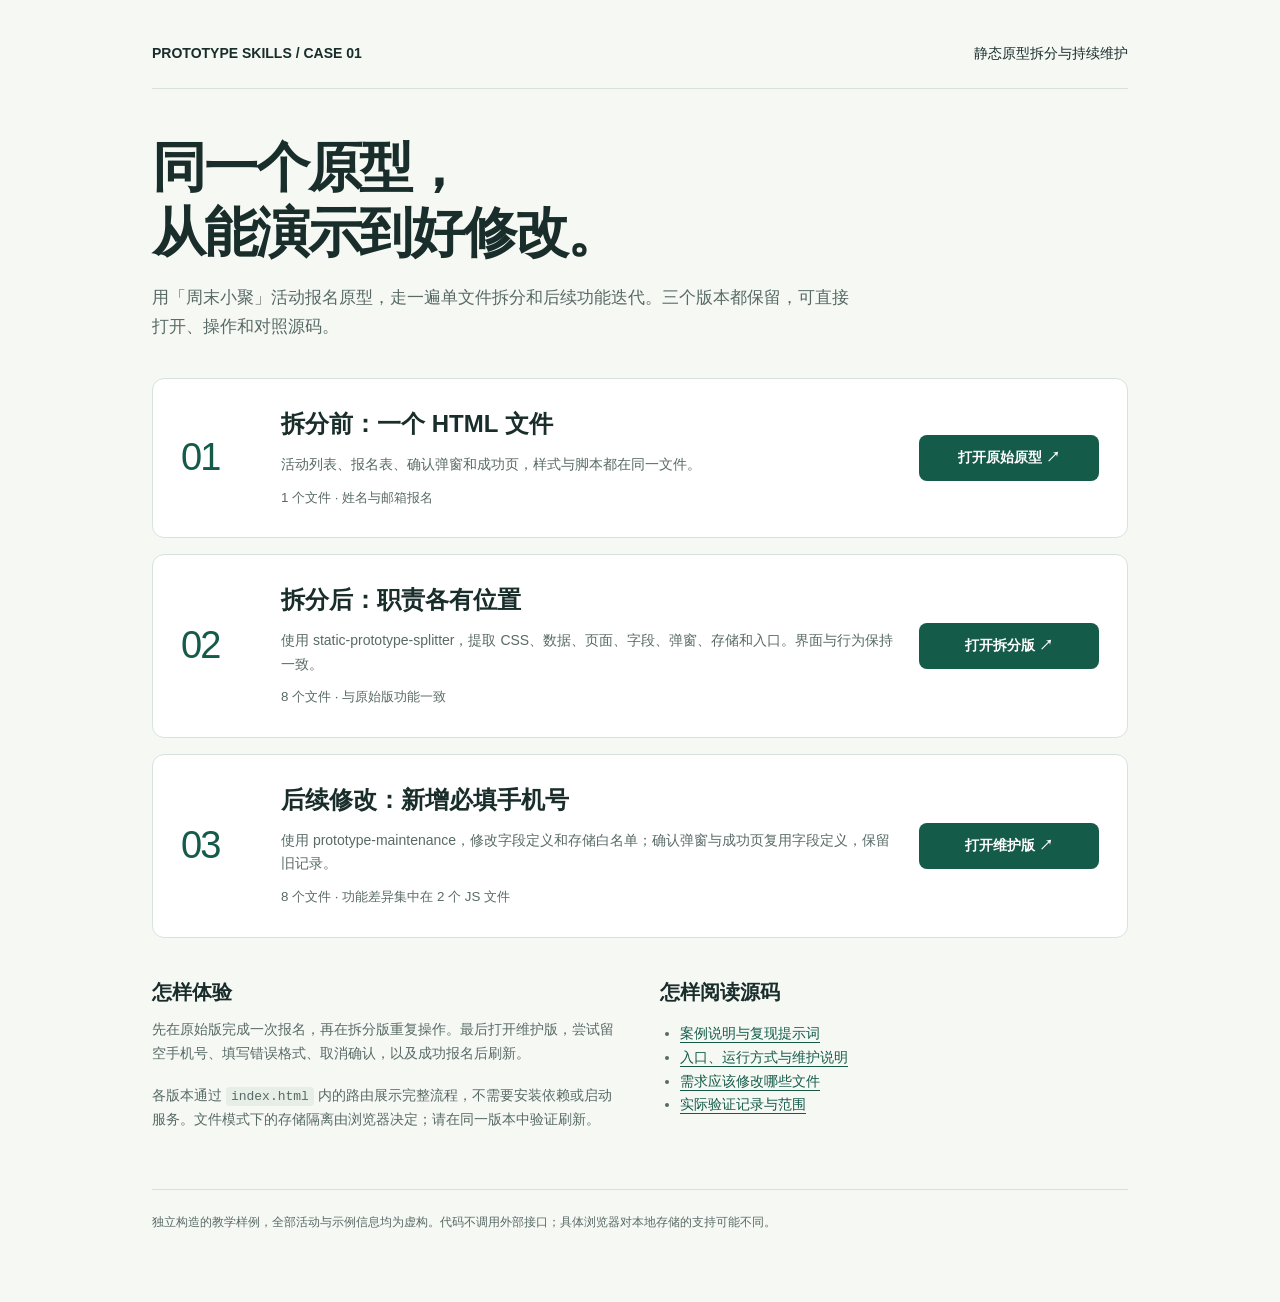
<file: examples/event-registration/index.html>
<!doctype html>
<html lang="zh-CN">
<meta charset="utf-8">
<meta name="viewport" content="width=device-width,initial-scale=1">
<title>活动报名案例 · Prototype Skills</title>
<style>
  :root{font-family:-apple-system,BlinkMacSystemFont,"Segoe UI","PingFang SC",sans-serif;color:#192d2b;background:#f6f8f4;line-height:1.7;color-scheme:light}*{box-sizing:border-box}body{margin:0}main{max-width:1040px;margin:auto;padding:42px 32px 70px}header{display:flex;justify-content:space-between;gap:24px;padding-bottom:22px;border-bottom:1px solid #d8e2dc;font-size:14px}header a{color:inherit}h1{font-size:clamp(34px,5vw,54px);line-height:1.2;letter-spacing:-.04em;margin:46px 0 20px}h2{font-size:24px;line-height:1.4;margin:0 0 12px}p{margin:0 0 18px}.intro{max-width:700px;color:#586a66;font-size:17px}.steps{margin-top:36px;display:grid;gap:16px}.step{display:grid;grid-template-columns:76px minmax(0,1fr) 180px;gap:24px;align-items:center;background:white;border:1px solid #d8e2dc;padding:28px;border-radius:12px}.number{color:#145b4a;font-size:38px;line-height:1.2;letter-spacing:-.05em}.step p{color:#586a66;font-size:14px;margin:0}.step small{display:block;color:#586a66;margin-top:10px}.button{display:inline-flex;min-height:46px;justify-content:center;align-items:center;background:#145b4a;color:white;padding:10px 18px;border-radius:8px;text-decoration:none;font-size:14px;font-weight:650;white-space:nowrap}a{color:#145b4a;text-underline-offset:4px}:focus-visible{outline:3px solid #a87912;outline-offset:4px}.readme{margin-top:40px;display:grid;grid-template-columns:1fr 1fr;gap:40px}.readme h2{font-size:20px}.readme p,.readme li{font-size:14px;color:#586a66}ul{padding-left:20px}code{font-size:13px;overflow-wrap:anywhere;background:#e6eee7;padding:2px 5px;border-radius:4px}footer{margin-top:40px;border-top:1px solid #d8e2dc;padding-top:22px;color:#586a66;font-size:12px}@media(max-width:700px){main{padding:24px 20px 44px}h1{margin-top:34px}.step{grid-template-columns:40px minmax(0,1fr);gap:16px;padding:22px}.step .button{grid-column:2;justify-self:start}.number{font-size:28px}.readme{grid-template-columns:1fr;gap:24px}header{font-size:12px}}
</style>
<main>
  <header><strong>PROTOTYPE SKILLS / CASE 01</strong><span>静态原型拆分与持续维护</span></header>
  <h1>同一个原型，<br>从能演示到好修改。</h1>
  <p class="intro">用「周末小聚」活动报名原型，走一遍单文件拆分和后续功能迭代。三个版本都保留，可直接打开、操作和对照源码。</p>
  <div class="steps">
    <section class="step"><div class="number">01</div><div><h2>拆分前：一个 HTML 文件</h2><p>活动列表、报名表、确认弹窗和成功页，样式与脚本都在同一文件。</p><small>1 个文件 · 姓名与邮箱报名</small></div><a class="button" href="before/index.html">打开原始原型 ↗</a></section>
    <section class="step"><div class="number">02</div><div><h2>拆分后：职责各有位置</h2><p>使用 static-prototype-splitter，提取 CSS、数据、页面、字段、弹窗、存储和入口。界面与行为保持一致。</p><small>8 个文件 · 与原始版功能一致</small></div><a class="button" href="after-split/index.html">打开拆分版 ↗</a></section>
    <section class="step"><div class="number">03</div><div><h2>后续修改：新增必填手机号</h2><p>使用 prototype-maintenance，修改字段定义和存储白名单；确认弹窗与成功页复用字段定义，保留旧记录。</p><small>8 个文件 · 功能差异集中在 2 个 JS 文件</small></div><a class="button" href="after-change/index.html#register/prototype-workshop">打开维护版 ↗</a></section>
  </div>
  <div class="readme">
    <section><h2>怎样体验</h2><p>先在原始版完成一次报名，再在拆分版重复操作。最后打开维护版，尝试留空手机号、填写错误格式、取消确认，以及成功报名后刷新。</p><p>各版本通过 <code>index.html</code> 内的路由展示完整流程，不需要安装依赖或启动服务。文件模式下的存储隔离由浏览器决定；请在同一版本中验证刷新。</p></section>
    <section><h2>怎样阅读源码</h2><ul><li><a href="CASE-STUDY_20261109-184615.md">案例说明与复现提示词</a></li><li><a href="README-prototype_20261109-184615.md">入口、运行方式与维护说明</a></li><li><a href="CHANGE-MAP_20261109-184615.md">需求应该修改哪些文件</a></li><li><a href="VALIDATION_20261109-184615.md">实际验证记录与范围</a></li></ul></section>
  </div>
  <footer>独立构造的教学样例，全部活动与示例信息均为虚构。代码不调用外部接口；具体浏览器对本地存储的支持可能不同。</footer>
</main>
</html>
</file>
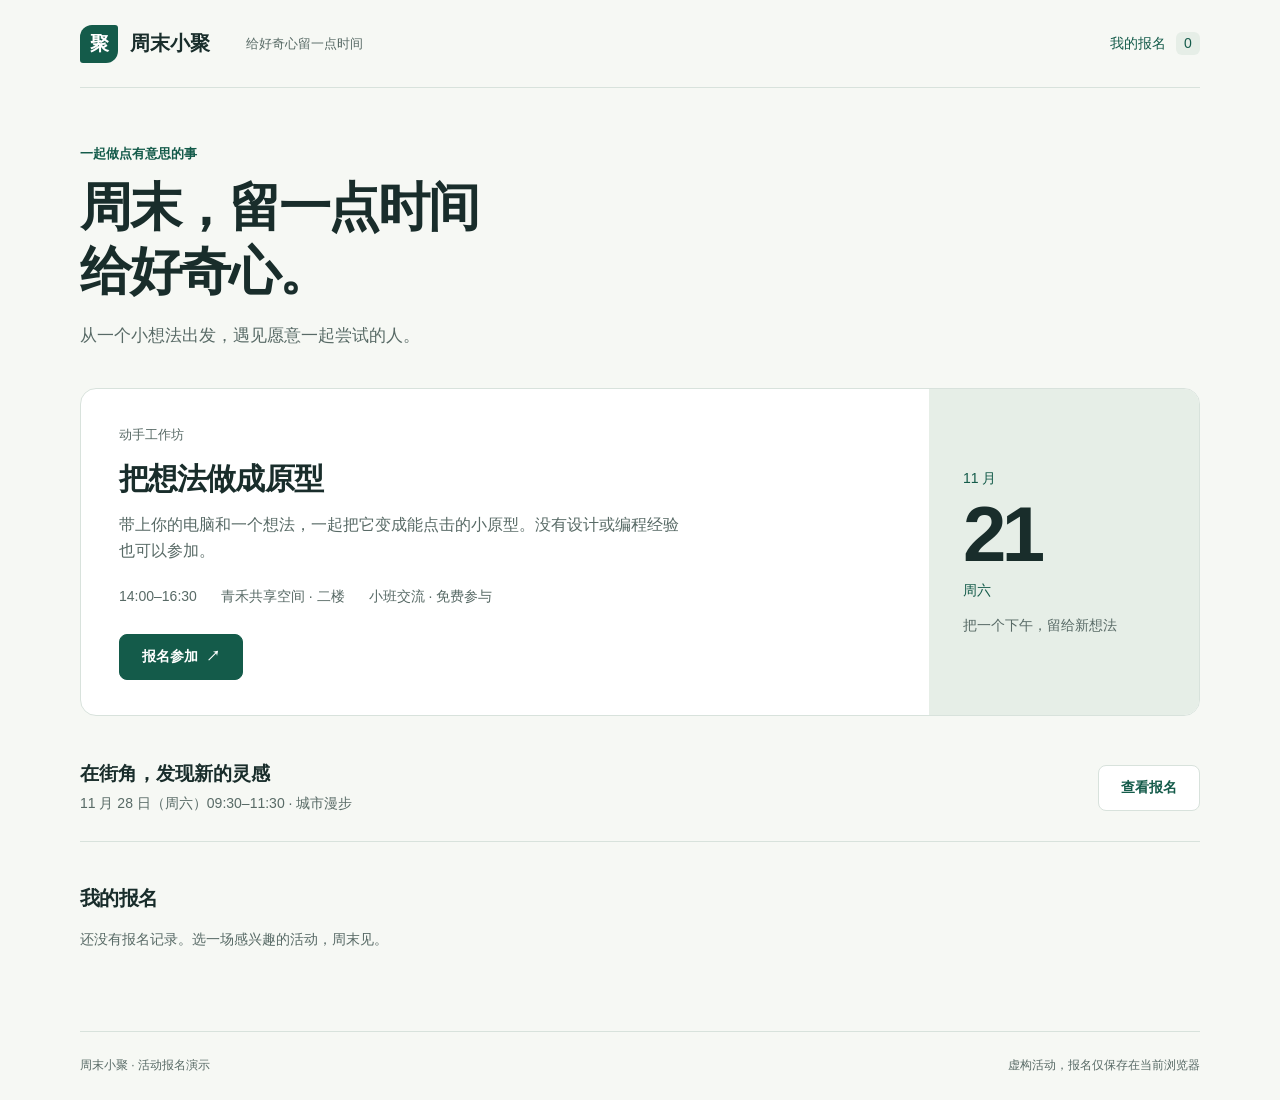
<file: examples/event-registration/after-change/index.html>
<!doctype html>
<html lang="zh-CN">
<head>
  <meta charset="utf-8">
  <meta name="viewport" content="width=device-width,initial-scale=1">
  <meta name="color-scheme" content="light">
  <title>周末小聚 · 活动报名</title>
  <link rel="stylesheet" href="assets/styles.css">
</head>
<body>
  <a class="skip" href="#main">跳到内容</a>
  <header class="site-header">
    <a class="brand" href="#events" aria-label="周末小聚，返回活动列表"><span class="brand-mark" aria-hidden="true">聚</span>周末小聚</a>
    <span class="header-note">给好奇心留一点时间</span>
    <a class="nav-link" href="#bookings">我的报名 <span id="booking-count">0</span></a>
  </header>
  <main id="main" tabindex="-1"></main>
  <footer class="site-footer"><span>周末小聚 · 活动报名演示</span><span>虚构活动，报名仅保存在当前浏览器</span></footer>
  <dialog id="confirmation" aria-labelledby="dialog-title" aria-describedby="dialog-description">
    <div class="dialog-content">
      <p class="eyebrow">最后确认一下</p>
      <h2 id="dialog-title">报名信息准备好了吗？</h2>
      <p id="dialog-description">确认后会在当前浏览器保存一条演示报名记录。</p>
      <div id="confirmation-details"></div>
      <p id="dialog-error" class="error" role="alert"></p>
      <div class="button-row"><button id="cancel-confirmation" class="button secondary" type="button">再检查一下</button><button id="save-registration" class="button" type="button">确认报名</button></div>
    </div>
  </dialog>
  <script src="assets/js/data.js"></script>
  <script src="assets/js/fields.js"></script>
  <script src="assets/js/store.js"></script>
  <script src="assets/js/pages.js"></script>
  <script src="assets/js/dialog.js"></script>
  <script src="assets/js/app.js"></script>
</body>
</html>
</file>
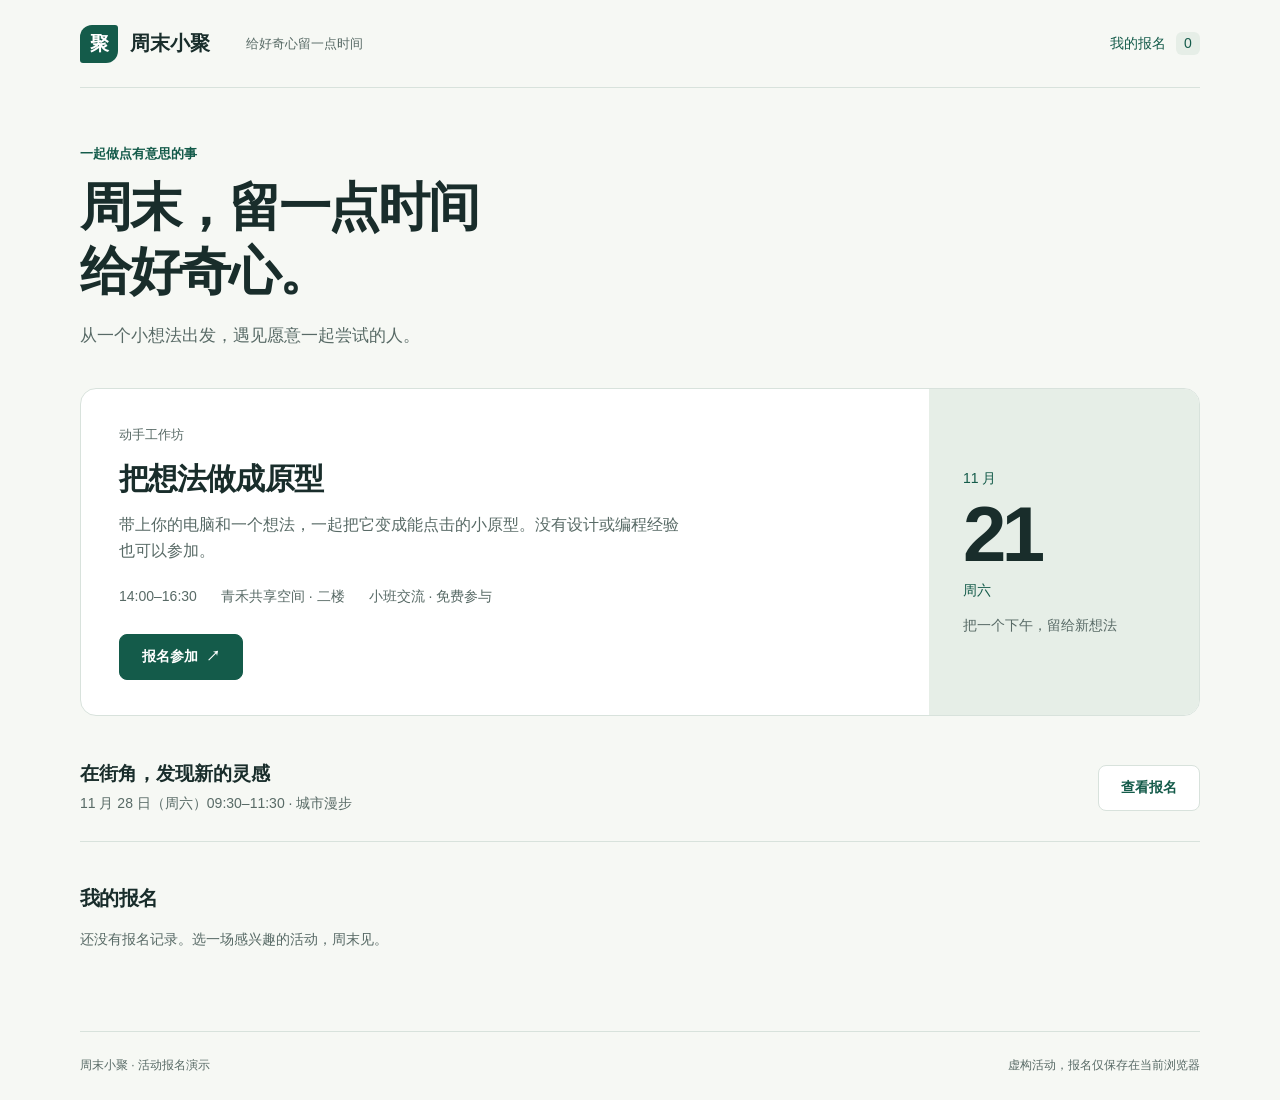
<file: examples/event-registration/before/index.html>
<!doctype html>
<html lang="zh-CN">
<head>
  <meta charset="utf-8">
  <meta name="viewport" content="width=device-width,initial-scale=1">
  <meta name="color-scheme" content="light">
  <title>周末小聚 · 活动报名</title>
  <style>
:root {
  color-scheme: light;
  --ink: #192d2b;
  --muted: #586a66;
  --accent: #145b4a;
  --line: #d8e2dc;
  --paper: #f6f8f4;
  --soft: #e6eee7;
  --error: #a12e28;
  font-family: -apple-system, BlinkMacSystemFont, "Segoe UI", "PingFang SC", "Microsoft YaHei", sans-serif;
  font-size: 16px;
  line-height: 1.65;
  color: var(--ink);
  background: var(--paper);
}
* { box-sizing: border-box; }
body { margin: 0; min-height: 100dvh; }
a { color: var(--accent); text-decoration-thickness: 1px; text-underline-offset: 5px; }
button, input { font: inherit; }
button, a, input { -webkit-tap-highlight-color: transparent; }
button { cursor: pointer; }
button:disabled { cursor: wait; opacity: .65; }
:focus-visible { outline: 3px solid #a87912; outline-offset: 4px; }
.skip { position: absolute; left: 20px; top: -80px; z-index: 5; padding: 10px 16px; background: white; }
.skip:focus { top: 10px; }
.site-header, main, .site-footer { width: min(1120px, calc(100% - 80px)); margin-inline: auto; }
.site-header { height: 88px; display: flex; align-items: center; gap: 36px; border-bottom: 1px solid var(--line); }
.brand { display: inline-flex; align-items: center; gap: 12px; color: var(--ink); text-decoration: none; font-size: 20px; font-weight: 750; white-space: nowrap; }
.brand-mark { display: grid; place-items: center; width: 38px; height: 38px; background: var(--accent); color: white; border-radius: 12px 3px 12px 3px; font-size: 19px; }
.header-note { font-size: 13px; color: var(--muted); }
.nav-link { margin-left: auto; font-size: 14px; text-decoration: none; white-space: nowrap; }
#booking-count { display: inline-block; margin-left: 6px; min-width: 24px; text-align: center; background: var(--soft); border-radius: 6px; }
main { min-height: calc(100dvh - 180px); padding-block: 55px 64px; }
main:focus { outline: none; }
.eyebrow { margin: 0 0 12px; color: var(--accent); font-size: 13px; font-weight: 650; }
h1, h2, h3, p { overflow-wrap: anywhere; }
h1 { margin: 0 0 18px; font-size: clamp(32px, 4.3vw, 52px); line-height: 1.23; letter-spacing: -.045em; font-weight: 750; }
h2 { margin: 0 0 16px; font-size: 25px; line-height: 1.4; letter-spacing: -.03em; }
h3 { margin: 0 0 10px; font-size: 21px; line-height: 1.45; }
p { margin: 0 0 16px; }
.intro { max-width: 620px; margin-bottom: 38px; }
.intro p:last-child { color: var(--muted); font-size: 17px; }
.featured { display: grid; grid-template-columns: minmax(0, 1fr) 270px; background: white; border: 1px solid var(--line); border-radius: 16px; overflow: hidden; }
.event-copy { padding: 35px 38px; }
.event-type { margin: 0 0 12px; font-size: 13px; color: var(--muted); }
.event-copy h2 { font-size: 30px; margin-bottom: 12px; }
.event-copy > p { max-width: 560px; color: var(--muted); }
.facts { display: flex; flex-wrap: wrap; gap: 8px 24px; margin: 20px 0 26px; padding: 0; list-style: none; color: var(--muted); font-size: 14px; }
.date-panel { padding: 34px; background: var(--soft); display: flex; flex-direction: column; justify-content: center; align-items: flex-start; }
.date-panel span { color: var(--accent); font-size: 14px; }
.date-panel strong { font-size: 78px; font-weight: 550; line-height: 1.15; letter-spacing: -.06em; }
.date-panel p { margin: 12px 0 0; color: var(--muted); font-size: 14px; }
.button { display: inline-flex; align-items: center; justify-content: center; gap: 8px; min-height: 46px; padding: 10px 22px; border: 1px solid var(--accent); border-radius: 8px; background: var(--accent); color: white; text-decoration: none; font-weight: 650; font-size: 14px; white-space: nowrap; transition: background .15s; }
.button:hover { background: #0b4436; }
.button.secondary { background: white; color: var(--accent); border-color: var(--line); }
.button.secondary:hover { background: var(--soft); }
.next-event { display: flex; align-items: center; justify-content: space-between; gap: 24px; margin-top: 18px; padding: 26px 0; border-bottom: 1px solid var(--line); }
.next-event h3 { margin-bottom: 5px; font-size: 19px; }
.next-event p { margin: 0; color: var(--muted); font-size: 14px; }
.bookings { margin-top: 42px; scroll-margin-top: 24px; }
.bookings h2 { font-size: 20px; }
.empty-note { color: var(--muted); font-size: 14px; }
.booking-list { list-style: none; margin: 0; padding: 0; display: grid; gap: 10px; }
.booking-item { display: flex; align-items: center; justify-content: space-between; gap: 20px; background: white; border: 1px solid var(--line); border-radius: 8px; padding: 16px 20px; }
.booking-item span { display: block; font-size: 13px; color: var(--muted); }
.booking-item a { flex-shrink: 0; font-size: 14px; }
.breadcrumb { display: inline-block; margin-bottom: 26px; font-size: 14px; }
.form-layout { display: grid; grid-template-columns: minmax(0, 1fr) 320px; gap: 60px; align-items: start; }
.form-layout h1, .success h1 { font-size: 36px; }
.lede { color: var(--muted); margin-bottom: 30px; }
form { max-width: 620px; }
.field { margin-bottom: 24px; }
label { display: block; margin-bottom: 8px; font-size: 14px; font-weight: 650; }
label span { font-weight: 400; color: var(--muted); margin-left: 6px; }
input { width: 100%; min-height: 48px; background: white; color: var(--ink); border: 1px solid #7c9087; border-radius: 8px; padding: 10px 14px; }
input::placeholder { color: #697773; opacity: 1; }
input[aria-invalid="true"] { border-color: var(--error); }
.hint { margin: 7px 0 0; font-size: 13px; color: var(--muted); }
.error { color: var(--error); font-size: 14px; margin: 7px 0 0; }
.notice { padding: 14px 18px; margin-bottom: 24px; border: 1px solid #d7b5b2; border-radius: 8px; background: #fff4f2; color: var(--error); }
.button-row { display: flex; flex-wrap: wrap; align-items: center; gap: 12px; margin-top: 28px; }
.summary { background: var(--soft); border-radius: 12px; padding: 28px; }
.summary h2 { font-size: 20px; }
.summary p { color: var(--muted); font-size: 14px; }
.summary p:last-child { margin-bottom: 0; }
.summary hr { border: 0; border-top: 1px solid #c9d6cc; margin: 23px 0; }
.summary .summary-date { color: var(--accent); font-weight: 650; }
.site-footer { padding-block: 24px; display: flex; justify-content: space-between; gap: 16px; border-top: 1px solid var(--line); color: var(--muted); font-size: 12px; }
dialog { width: min(480px, calc(100% - 32px)); padding: 0; border: 1px solid var(--line); border-radius: 16px; color: var(--ink); background: white; box-shadow: 0 24px 80px #192d2b26; }
dialog::backdrop { background: #122c2580; }
.dialog-content { padding: 30px; }
.dialog-content h2 { font-size: 23px; }
.dialog-content > p:not(.eyebrow):not(.error) { color: var(--muted); font-size: 14px; }
.details { margin: 24px 0; }
.details div { display: grid; grid-template-columns: 85px minmax(0, 1fr); gap: 16px; padding: 10px 0; border-bottom: 1px solid var(--line); }
.details dt { color: var(--muted); font-size: 14px; }
.details dd { margin: 0; word-break: break-word; font-size: 14px; }
.success { max-width: 640px; margin: 5px auto 0; }
.success-symbol { display: grid; place-items: center; width: 60px; height: 60px; border: 1px solid #b3cbbd; border-radius: 50%; background: var(--soft); color: var(--accent); font-size: 28px; margin-bottom: 26px; }
.success-card { margin-top: 28px; background: white; padding: 12px 28px; border: 1px solid var(--line); border-radius: 12px; }
.success-card h2 { margin-top: 18px; font-size: 21px; }
.success-card .details { margin-top: 12px; }
@media (max-width: 760px) {
  .site-header, main, .site-footer { width: calc(100% - 40px); }
  .site-header { height: 76px; gap: 16px; }
  .header-note { display: none; }
  .brand { font-size: 18px; gap: 9px; }
  .brand-mark { width: 34px; height: 34px; }
  main { padding-block: 32px 40px; }
  h1 { font-size: 34px; }
  .intro { margin-bottom: 26px; }
  .intro p:last-child { font-size: 15px; }
  .featured { grid-template-columns: minmax(0, 1fr); }
  .event-copy { padding: 26px 24px; }
  .event-copy h2 { font-size: 25px; }
  .date-panel { flex-direction: row; justify-content: flex-start; align-items: baseline; gap: 10px; padding: 18px 24px; }
  .date-panel strong { font-size: 36px; }
  .date-panel p { margin: 0 0 0 auto; font-size: 12px; }
  .next-event { gap: 16px; align-items: flex-start; }
  .next-event .button { padding-inline: 15px; }
  .form-layout { grid-template-columns: minmax(0, 1fr); gap: 32px; }
  .form-layout h1, .success h1 { font-size: 30px; }
  .summary { padding: 22px; }
  .site-footer { flex-direction: column; gap: 5px; }
  .dialog-content { padding: 24px; }
  .dialog-content .button-row > button { flex: 1; padding-inline: 12px; }
  .success-card { padding-inline: 20px; }
  .booking-item { padding: 14px; gap: 10px; }
}
@media (prefers-reduced-motion: reduce) { * { transition: none !important; scroll-behavior: auto !important; } }
</style>
</head>
<body>
  <a class="skip" href="#main">跳到内容</a>
  <header class="site-header">
    <a class="brand" href="#events" aria-label="周末小聚，返回活动列表"><span class="brand-mark" aria-hidden="true">聚</span>周末小聚</a>
    <span class="header-note">给好奇心留一点时间</span>
    <a class="nav-link" href="#bookings">我的报名 <span id="booking-count">0</span></a>
  </header>
  <main id="main" tabindex="-1"></main>
  <footer class="site-footer"><span>周末小聚 · 活动报名演示</span><span>虚构活动，报名仅保存在当前浏览器</span></footer>
  <dialog id="confirmation" aria-labelledby="dialog-title" aria-describedby="dialog-description">
    <div class="dialog-content">
      <p class="eyebrow">最后确认一下</p>
      <h2 id="dialog-title">报名信息准备好了吗？</h2>
      <p id="dialog-description">确认后会在当前浏览器保存一条演示报名记录。</p>
      <div id="confirmation-details"></div>
      <p id="dialog-error" class="error" role="alert"></p>
      <div class="button-row"><button id="cancel-confirmation" class="button secondary" type="button">再检查一下</button><button id="save-registration" class="button" type="button">确认报名</button></div>
    </div>
  </dialog>
  <script>
/* Source section: assets/js/data.js */
(function (D) {
  'use strict';
  D.events = [
    { id: 'prototype-workshop', title: '把想法做成原型', category: '动手工作坊', month: '11 月', day: '21', weekday: '周六', time: '14:00–16:30', location: '青禾共享空间 · 二楼', note: '带上你的电脑和一个想法，一起把它变成能点击的小原型。没有设计或编程经验也可以参加。', capacity: '小班交流 · 免费参与' },
    { id: 'city-walk', title: '在街角，发现新的灵感', category: '城市漫步', month: '11 月', day: '28', weekday: '周六', time: '09:30–11:30', location: '青禾书店门口集合', note: '用两小时走一条熟悉又陌生的路线，聊聊日常生活里的设计。', capacity: '轻松步行 · 免费参与' }
  ];
  D.findEvent = function (id) { return D.events.find(function (event) { return event.id === id; }); };
})(window.WeekendDemo = window.WeekendDemo || {});

/* Source section: assets/js/fields.js */
(function (D) {
  'use strict';
  D.escape = function (value) {
    return String(value == null ? '' : value).replace(/[&<>"']/g, function (character) {
      return { '&': '&amp;', '<': '&lt;', '>': '&gt;', '"': '&quot;', "'": '&#39;' }[character];
    });
  };
  D.fields = [
    { name: 'name', label: '怎么称呼你', type: 'text', autocomplete: 'name', placeholder: '填写姓名或昵称', maxLength: 40, hint: '方便活动当天互相认识。', validate: function (value) { return value.trim() ? '' : '请填写姓名或昵称。'; } },
    { name: 'email', label: '联系邮箱', type: 'email', autocomplete: 'email', placeholder: '例如 demo@example.com', maxLength: 120, hint: '本演示不会发送邮件。', validate: function (value) { return /^[^\s@]+@[^\s@]+\.[^\s@]+$/.test(value.trim()) ? '' : '请填写完整的邮箱地址，例如 demo@example.com。'; } }
  ];
  D.validate = function (values) {
    var errors = {};
    D.fields.forEach(function (field) {
      var value = String(values[field.name] || '');
      var error = value.length > field.maxLength ? '内容有点长，请缩短后重试。' : field.validate(value);
      if (error) errors[field.name] = error;
    });
    return errors;
  };
  D.renderFields = function (values, errors) {
    return D.fields.map(function (field) {
      var error = errors[field.name];
      return '<div class="field"><label for="field-' + field.name + '">' + D.escape(field.label) + '<span>必填</span></label>' +
        '<input id="field-' + field.name + '" name="' + field.name + '" type="' + field.type + '" autocomplete="' + field.autocomplete + '" placeholder="' + D.escape(field.placeholder) + '" maxlength="' + field.maxLength + '" required aria-invalid="' + Boolean(error) + '" aria-describedby="hint-' + field.name + (error ? ' error-' + field.name : '') + '" value="' + D.escape(values[field.name] || '') + '">' +
        '<p class="hint" id="hint-' + field.name + '">' + D.escape(field.hint) + '</p>' +
        (error ? '<p class="error" id="error-' + field.name + '" role="alert">' + D.escape(error) + '</p>' : '') + '</div>';
    }).join('');
  };
  D.details = function (values) {
    return '<dl class="details">' + D.fields.map(function (field) {
      return '<div><dt>' + D.escape(field.label) + '</dt><dd>' + D.escape(values[field.name] || '未填写（旧记录）') + '</dd></div>';
    }).join('') + '</dl>';
  };
})(window.WeekendDemo = window.WeekendDemo || {});

/* Source section: assets/js/store.js */
(function (D) {
  'use strict';
  D.storageKey = 'prototype-skills:event-registration:v1';
  D.createStore = function (storage) {
    function read() {
      var raw;
      try { raw = storage.getItem(D.storageKey); } catch (error) { throw new Error('当前浏览器暂时无法读取报名记录，请允许本地存储后重试。'); }
      if (raw === null) return [];
      var records;
      try { records = JSON.parse(raw); } catch (error) { throw new Error('报名记录暂时无法读取，请保留已有数据并稍后重试。'); }
      if (!Array.isArray(records) || records.some(function (row) { return !row || typeof row !== 'object' || typeof row.id !== 'string' || typeof row.eventId !== 'string'; })) {
        throw new Error('报名记录格式暂不兼容，请保留已有数据并稍后重试。');
      }
      return records;
    }
    return {
      all: read,
      find: function (id) { return read().find(function (record) { return record.id === id; }); },
      save: function (input) {
        var records = read();
        var existing = records.find(function (record) { return record.id === input.id; });
        if (existing) return existing;
        var record = { id: input.id, eventId: input.eventId, name: input.name, email: input.email, createdAt: input.createdAt };
        // Keep old records intact; adding a registration never rewrites their fields.
        try { storage.setItem(D.storageKey, JSON.stringify(records.concat([record]))); } catch (error) { throw new Error('当前浏览器暂时无法保存报名，请检查本地存储空间后重试。'); }
        return record;
      }
    };
  };
  try { D.store = D.createStore(window.localStorage); } catch (error) { D.store = null; }
})(window.WeekendDemo = window.WeekendDemo || {});

/* Source section: assets/js/pages.js */
(function (D) {
  'use strict';
  var e = D.escape;
  function date(event) { return event.month + ' ' + event.day + ' 日（' + event.weekday + '）' + event.time; }
  D.renderEvents = function (records) {
    var featured = D.events[0];
    var next = D.events[1];
    return '<section class="intro"><p class="eyebrow">一起做点有意思的事</p><h1>周末，留一点时间<br>给好奇心。</h1><p>从一个小想法出发，遇见愿意一起尝试的人。</p></section>' +
      '<section aria-label="即将开始的活动"><article class="featured"><div class="event-copy"><p class="event-type">' + e(featured.category) + '</p><h2>' + e(featured.title) + '</h2><p>' + e(featured.note) + '</p><ul class="facts"><li>' + e(featured.time) + '</li><li>' + e(featured.location) + '</li><li>' + e(featured.capacity) + '</li></ul><a class="button" href="#register/' + featured.id + '">报名参加 <span aria-hidden="true">↗</span></a></div><div class="date-panel"><span>' + e(featured.month) + '</span><strong>' + e(featured.day) + '</strong><span>' + e(featured.weekday) + '</span><p>把一个下午，留给新想法</p></div></article>' +
      '<article class="next-event"><div><h3>' + e(next.title) + '</h3><p>' + e(date(next)) + ' · ' + e(next.category) + '</p></div><a class="button secondary" href="#register/' + next.id + '">查看报名</a></article></section>' +
      '<section class="bookings" id="bookings" tabindex="-1"><h2>我的报名</h2>' + (records.length ? '<ul class="booking-list">' + records.map(function (record) {
        var event = D.findEvent(record.eventId);
        return '<li class="booking-item"><div><strong>' + e(event ? event.title : '历史活动') + '</strong><span>' + e(record.name || '参与者') + ' · 已报名</span></div><a href="#success/' + encodeURIComponent(record.id) + '">查看报名</a></li>';
      }).join('') + '</ul>' : '<p class="empty-note">还没有报名记录。选一场感兴趣的活动，周末见。</p>') + '</section>';
  };
  D.renderRegistration = function (event, values, errors) {
    return '<a class="breadcrumb" href="#events">← 返回活动列表</a><div class="form-layout"><section><p class="eyebrow">预留一个位置</p><h1>为这个周末，留个位置。</h1><p class="lede">填写简单的信息，报名这场活动。</p><form id="registration-form" novalidate>' + D.renderFields(values, errors) +
      '<p class="hint">这是演示报名，请使用虚构信息；不会发送到服务器。</p><div class="button-row"><button class="button" type="submit">核对报名信息</button><a class="button secondary" href="#events">暂不报名</a></div></form></section><aside class="summary" aria-label="活动信息"><p class="summary-date">' + e(event.month + ' ' + event.day + ' 日 · ' + event.weekday) + '</p><h2>' + e(event.title) + '</h2><p>' + e(event.note) + '</p><hr><p>' + e(event.time) + '<br>' + e(event.location) + '<br>' + e(event.capacity) + '</p></aside></div>';
  };
  D.renderSuccess = function (record) {
    var event = D.findEvent(record.eventId);
    return '<section class="success"><div class="success-symbol" aria-hidden="true">✓</div><p class="eyebrow">位置已经留好</p><h1>报名成功，周末见。</h1><p class="lede">这条演示记录已保存在当前浏览器，刷新后仍可查看。</p><div class="success-card"><h2>' + e(event ? event.title : '历史活动') + '</h2><p class="hint">' + e(event ? date(event) : '活动信息暂不可用') + '</p>' + D.details(record) + '</div><div class="button-row"><a class="button" href="#events">继续看看活动</a><a class="button secondary" href="#bookings">我的报名</a></div></section>';
  };
  D.renderMissing = function () { return '<section class="success"><h1>暂时找不到这条记录。</h1><p class="lede">可能是在其他浏览器或其他演示版本中报名的。可以先返回活动列表查看。</p><a class="button" href="#events">返回活动列表</a></section>'; };
})(window.WeekendDemo = window.WeekendDemo || {});

/* Source section: assets/js/dialog.js */
(function (D) {
  'use strict';
  var dialog = document.getElementById('confirmation');
  var details = document.getElementById('confirmation-details');
  var error = document.getElementById('dialog-error');
  var saveButton = document.getElementById('save-registration');
  var pending = null;
  var busy = false;
  function close() { dialog.close(); pending = null; busy = false; saveButton.disabled = false; }
  D.closeConfirmation = function () { if (dialog.open) close(); };
  D.confirmRegistration = function (eventId, values) {
    var id = window.crypto && window.crypto.randomUUID ? window.crypto.randomUUID() : 'demo-' + Date.now() + '-' + Math.random().toString(36).slice(2);
    pending = Object.assign({ id: id, eventId: eventId, createdAt: new Date().toISOString() }, values);
    error.textContent = '';
    details.innerHTML = D.details(values);
    busy = false;
    saveButton.disabled = false;
    dialog.showModal();
    document.getElementById('cancel-confirmation').focus();
  };
  // Register each listener once; page rendering never binds dialog listeners again.
  document.getElementById('cancel-confirmation').addEventListener('click', close);
  dialog.addEventListener('cancel', function (event) { event.preventDefault(); close(); });
  saveButton.addEventListener('click', function () {
    if (!pending || busy) return;
    busy = true;
    saveButton.disabled = true;
    try {
      if (!D.store) throw new Error('当前浏览器暂时无法保存报名，请允许本地存储后重试。');
      var record = D.store.save(pending);
      close();
      window.location.hash = '#success/' + encodeURIComponent(record.id);
    } catch (problem) {
      error.textContent = '暂时没有保存成功。' + (problem.message || '请稍后重新尝试。');
      busy = false;
      saveButton.disabled = false;
    }
  });
})(window.WeekendDemo = window.WeekendDemo || {});

/* Source section: assets/js/app.js */
(function (D) {
  'use strict';
  var main = document.getElementById('main');
  var count = document.getElementById('booking-count');
  var activeEvent = null;
  var drafts = {};
  function valuesFrom(form) {
    var values = {};
    D.fields.forEach(function (field) { values[field.name] = String(new FormData(form).get(field.name) || '').trim(); });
    return values;
  }
  function render() {
    D.closeConfirmation();
    var parts = window.location.hash.slice(1).split('/');
    var route = parts[0] || 'events';
    activeEvent = null;
    var records = [];
    var warning = '';
    try {
      if (!D.store) throw new Error('当前浏览器暂时无法使用本地存储。仍可浏览活动，报名时请换用支持本地存储的浏览器。');
      records = D.store.all();
    } catch (problem) { warning = problem.message || '报名记录暂时无法读取。'; }
    count.textContent = String(records.length);
    if (route === 'register') {
      activeEvent = D.findEvent(parts[1]);
      main.innerHTML = activeEvent ? D.renderRegistration(activeEvent, drafts[activeEvent.id] || {}, {}) : D.renderMissing();
    } else if (route === 'success') {
      var record = records.find(function (row) { return row.id === parts[1]; });
      main.innerHTML = record ? D.renderSuccess(record) : D.renderMissing();
    } else {
      main.innerHTML = D.renderEvents(records);
    }
    if (warning) main.insertAdjacentHTML('afterbegin', '<p class="notice" role="alert">' + D.escape(warning) + '</p>');
    document.title = (route === 'register' ? '填写报名信息' : route === 'success' ? '报名记录' : '周末小聚') + ' · 活动报名';
    if (route === 'bookings') {
      var bookings = document.getElementById('bookings');
      if (bookings) { bookings.scrollIntoView(); bookings.focus(); }
    } else { window.scrollTo(0, 0); main.focus({ preventScroll: true }); }
  }
  main.addEventListener('input', function (event) {
    if (activeEvent && event.target.closest('#registration-form')) drafts[activeEvent.id] = valuesFrom(event.target.form);
  });
  main.addEventListener('submit', function (event) {
    if (event.target.id !== 'registration-form' || !activeEvent) return;
    event.preventDefault();
    var values = valuesFrom(event.target);
    var errors = D.validate(values);
    drafts[activeEvent.id] = values;
    if (Object.keys(errors).length) {
      main.innerHTML = D.renderRegistration(activeEvent, values, errors);
      document.getElementById('field-' + Object.keys(errors)[0]).focus();
      return;
    }
    D.fields.forEach(function (field) {
      var input = document.getElementById('field-' + field.name);
      var error = document.getElementById('error-' + field.name);
      input.setAttribute('aria-invalid', 'false');
      input.setAttribute('aria-describedby', 'hint-' + field.name);
      if (error) error.remove();
    });
    D.confirmRegistration(activeEvent.id, values);
  });
  window.addEventListener('hashchange', render);
  window.addEventListener('storage', function (event) { if (event.key === D.storageKey) render(); });
  render();
})(window.WeekendDemo = window.WeekendDemo || {});
</script>
</body>
</html>
</file>
<file: examples/event-registration/after-change/assets/styles.css>
:root {
  color-scheme: light;
  --ink: #192d2b;
  --muted: #586a66;
  --accent: #145b4a;
  --line: #d8e2dc;
  --paper: #f6f8f4;
  --soft: #e6eee7;
  --error: #a12e28;
  font-family: -apple-system, BlinkMacSystemFont, "Segoe UI", "PingFang SC", "Microsoft YaHei", sans-serif;
  font-size: 16px;
  line-height: 1.65;
  color: var(--ink);
  background: var(--paper);
}
* { box-sizing: border-box; }
body { margin: 0; min-height: 100dvh; }
a { color: var(--accent); text-decoration-thickness: 1px; text-underline-offset: 5px; }
button, input { font: inherit; }
button, a, input { -webkit-tap-highlight-color: transparent; }
button { cursor: pointer; }
button:disabled { cursor: wait; opacity: .65; }
:focus-visible { outline: 3px solid #a87912; outline-offset: 4px; }
.skip { position: absolute; left: 20px; top: -80px; z-index: 5; padding: 10px 16px; background: white; }
.skip:focus { top: 10px; }
.site-header, main, .site-footer { width: min(1120px, calc(100% - 80px)); margin-inline: auto; }
.site-header { height: 88px; display: flex; align-items: center; gap: 36px; border-bottom: 1px solid var(--line); }
.brand { display: inline-flex; align-items: center; gap: 12px; color: var(--ink); text-decoration: none; font-size: 20px; font-weight: 750; white-space: nowrap; }
.brand-mark { display: grid; place-items: center; width: 38px; height: 38px; background: var(--accent); color: white; border-radius: 12px 3px 12px 3px; font-size: 19px; }
.header-note { font-size: 13px; color: var(--muted); }
.nav-link { margin-left: auto; font-size: 14px; text-decoration: none; white-space: nowrap; }
#booking-count { display: inline-block; margin-left: 6px; min-width: 24px; text-align: center; background: var(--soft); border-radius: 6px; }
main { min-height: calc(100dvh - 180px); padding-block: 55px 64px; }
main:focus { outline: none; }
.eyebrow { margin: 0 0 12px; color: var(--accent); font-size: 13px; font-weight: 650; }
h1, h2, h3, p { overflow-wrap: anywhere; }
h1 { margin: 0 0 18px; font-size: clamp(32px, 4.3vw, 52px); line-height: 1.23; letter-spacing: -.045em; font-weight: 750; }
h2 { margin: 0 0 16px; font-size: 25px; line-height: 1.4; letter-spacing: -.03em; }
h3 { margin: 0 0 10px; font-size: 21px; line-height: 1.45; }
p { margin: 0 0 16px; }
.intro { max-width: 620px; margin-bottom: 38px; }
.intro p:last-child { color: var(--muted); font-size: 17px; }
.featured { display: grid; grid-template-columns: minmax(0, 1fr) 270px; background: white; border: 1px solid var(--line); border-radius: 16px; overflow: hidden; }
.event-copy { padding: 35px 38px; }
.event-type { margin: 0 0 12px; font-size: 13px; color: var(--muted); }
.event-copy h2 { font-size: 30px; margin-bottom: 12px; }
.event-copy > p { max-width: 560px; color: var(--muted); }
.facts { display: flex; flex-wrap: wrap; gap: 8px 24px; margin: 20px 0 26px; padding: 0; list-style: none; color: var(--muted); font-size: 14px; }
.date-panel { padding: 34px; background: var(--soft); display: flex; flex-direction: column; justify-content: center; align-items: flex-start; }
.date-panel span { color: var(--accent); font-size: 14px; }
.date-panel strong { font-size: 78px; font-weight: 550; line-height: 1.15; letter-spacing: -.06em; }
.date-panel p { margin: 12px 0 0; color: var(--muted); font-size: 14px; }
.button { display: inline-flex; align-items: center; justify-content: center; gap: 8px; min-height: 46px; padding: 10px 22px; border: 1px solid var(--accent); border-radius: 8px; background: var(--accent); color: white; text-decoration: none; font-weight: 650; font-size: 14px; white-space: nowrap; transition: background .15s; }
.button:hover { background: #0b4436; }
.button.secondary { background: white; color: var(--accent); border-color: var(--line); }
.button.secondary:hover { background: var(--soft); }
.next-event { display: flex; align-items: center; justify-content: space-between; gap: 24px; margin-top: 18px; padding: 26px 0; border-bottom: 1px solid var(--line); }
.next-event h3 { margin-bottom: 5px; font-size: 19px; }
.next-event p { margin: 0; color: var(--muted); font-size: 14px; }
.bookings { margin-top: 42px; scroll-margin-top: 24px; }
.bookings h2 { font-size: 20px; }
.empty-note { color: var(--muted); font-size: 14px; }
.booking-list { list-style: none; margin: 0; padding: 0; display: grid; gap: 10px; }
.booking-item { display: flex; align-items: center; justify-content: space-between; gap: 20px; background: white; border: 1px solid var(--line); border-radius: 8px; padding: 16px 20px; }
.booking-item span { display: block; font-size: 13px; color: var(--muted); }
.booking-item a { flex-shrink: 0; font-size: 14px; }
.breadcrumb { display: inline-block; margin-bottom: 26px; font-size: 14px; }
.form-layout { display: grid; grid-template-columns: minmax(0, 1fr) 320px; gap: 60px; align-items: start; }
.form-layout h1, .success h1 { font-size: 36px; }
.lede { color: var(--muted); margin-bottom: 30px; }
form { max-width: 620px; }
.field { margin-bottom: 24px; }
label { display: block; margin-bottom: 8px; font-size: 14px; font-weight: 650; }
label span { font-weight: 400; color: var(--muted); margin-left: 6px; }
input { width: 100%; min-height: 48px; background: white; color: var(--ink); border: 1px solid #7c9087; border-radius: 8px; padding: 10px 14px; }
input::placeholder { color: #697773; opacity: 1; }
input[aria-invalid="true"] { border-color: var(--error); }
.hint { margin: 7px 0 0; font-size: 13px; color: var(--muted); }
.error { color: var(--error); font-size: 14px; margin: 7px 0 0; }
.notice { padding: 14px 18px; margin-bottom: 24px; border: 1px solid #d7b5b2; border-radius: 8px; background: #fff4f2; color: var(--error); }
.button-row { display: flex; flex-wrap: wrap; align-items: center; gap: 12px; margin-top: 28px; }
.summary { background: var(--soft); border-radius: 12px; padding: 28px; }
.summary h2 { font-size: 20px; }
.summary p { color: var(--muted); font-size: 14px; }
.summary p:last-child { margin-bottom: 0; }
.summary hr { border: 0; border-top: 1px solid #c9d6cc; margin: 23px 0; }
.summary .summary-date { color: var(--accent); font-weight: 650; }
.site-footer { padding-block: 24px; display: flex; justify-content: space-between; gap: 16px; border-top: 1px solid var(--line); color: var(--muted); font-size: 12px; }
dialog { width: min(480px, calc(100% - 32px)); padding: 0; border: 1px solid var(--line); border-radius: 16px; color: var(--ink); background: white; box-shadow: 0 24px 80px #192d2b26; }
dialog::backdrop { background: #122c2580; }
.dialog-content { padding: 30px; }
.dialog-content h2 { font-size: 23px; }
.dialog-content > p:not(.eyebrow):not(.error) { color: var(--muted); font-size: 14px; }
.details { margin: 24px 0; }
.details div { display: grid; grid-template-columns: 85px minmax(0, 1fr); gap: 16px; padding: 10px 0; border-bottom: 1px solid var(--line); }
.details dt { color: var(--muted); font-size: 14px; }
.details dd { margin: 0; word-break: break-word; font-size: 14px; }
.success { max-width: 640px; margin: 5px auto 0; }
.success-symbol { display: grid; place-items: center; width: 60px; height: 60px; border: 1px solid #b3cbbd; border-radius: 50%; background: var(--soft); color: var(--accent); font-size: 28px; margin-bottom: 26px; }
.success-card { margin-top: 28px; background: white; padding: 12px 28px; border: 1px solid var(--line); border-radius: 12px; }
.success-card h2 { margin-top: 18px; font-size: 21px; }
.success-card .details { margin-top: 12px; }
@media (max-width: 760px) {
  .site-header, main, .site-footer { width: calc(100% - 40px); }
  .site-header { height: 76px; gap: 16px; }
  .header-note { display: none; }
  .brand { font-size: 18px; gap: 9px; }
  .brand-mark { width: 34px; height: 34px; }
  main { padding-block: 32px 40px; }
  h1 { font-size: 34px; }
  .intro { margin-bottom: 26px; }
  .intro p:last-child { font-size: 15px; }
  .featured { grid-template-columns: minmax(0, 1fr); }
  .event-copy { padding: 26px 24px; }
  .event-copy h2 { font-size: 25px; }
  .date-panel { flex-direction: row; justify-content: flex-start; align-items: baseline; gap: 10px; padding: 18px 24px; }
  .date-panel strong { font-size: 36px; }
  .date-panel p { margin: 0 0 0 auto; font-size: 12px; }
  .next-event { gap: 16px; align-items: flex-start; }
  .next-event .button { padding-inline: 15px; }
  .form-layout { grid-template-columns: minmax(0, 1fr); gap: 32px; }
  .form-layout h1, .success h1 { font-size: 30px; }
  .summary { padding: 22px; }
  .site-footer { flex-direction: column; gap: 5px; }
  .dialog-content { padding: 24px; }
  .dialog-content .button-row > button { flex: 1; padding-inline: 12px; }
  .success-card { padding-inline: 20px; }
  .booking-item { padding: 14px; gap: 10px; }
}
@media (prefers-reduced-motion: reduce) { * { transition: none !important; scroll-behavior: auto !important; } }
</file>
